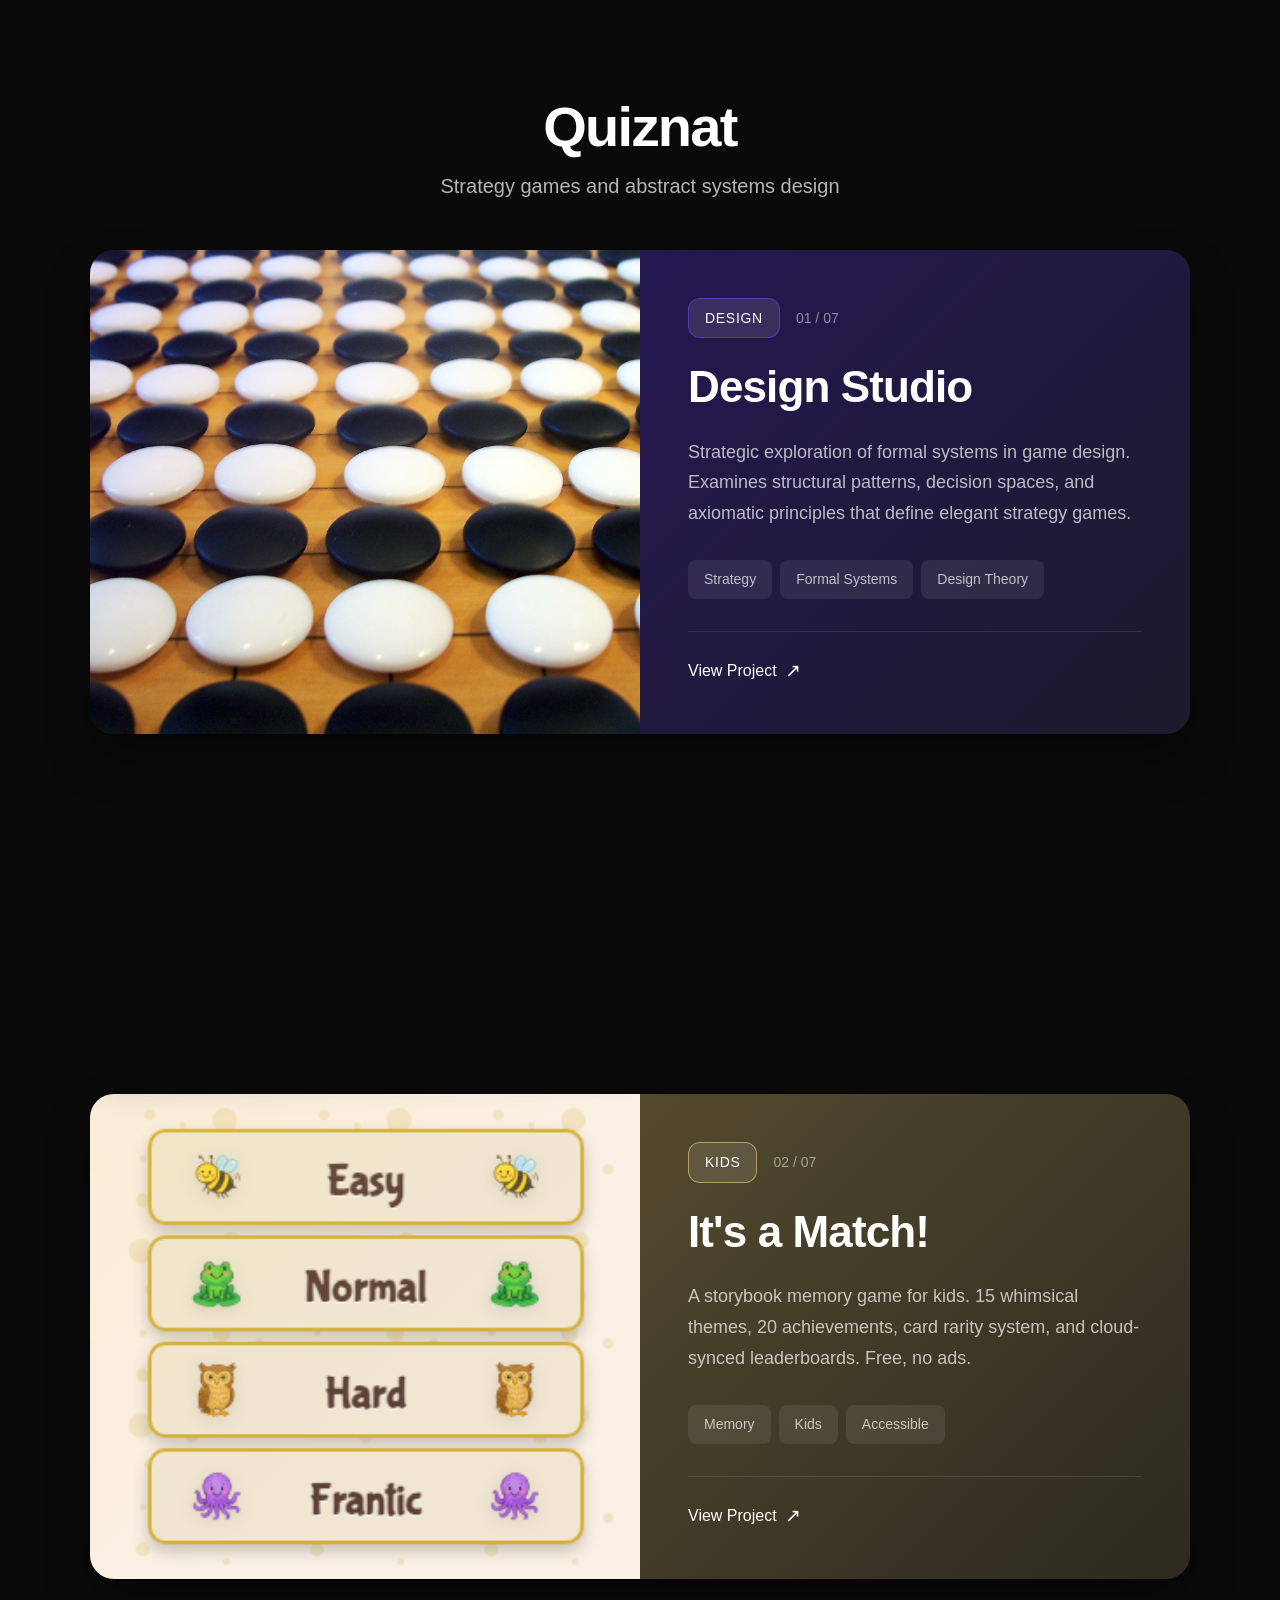
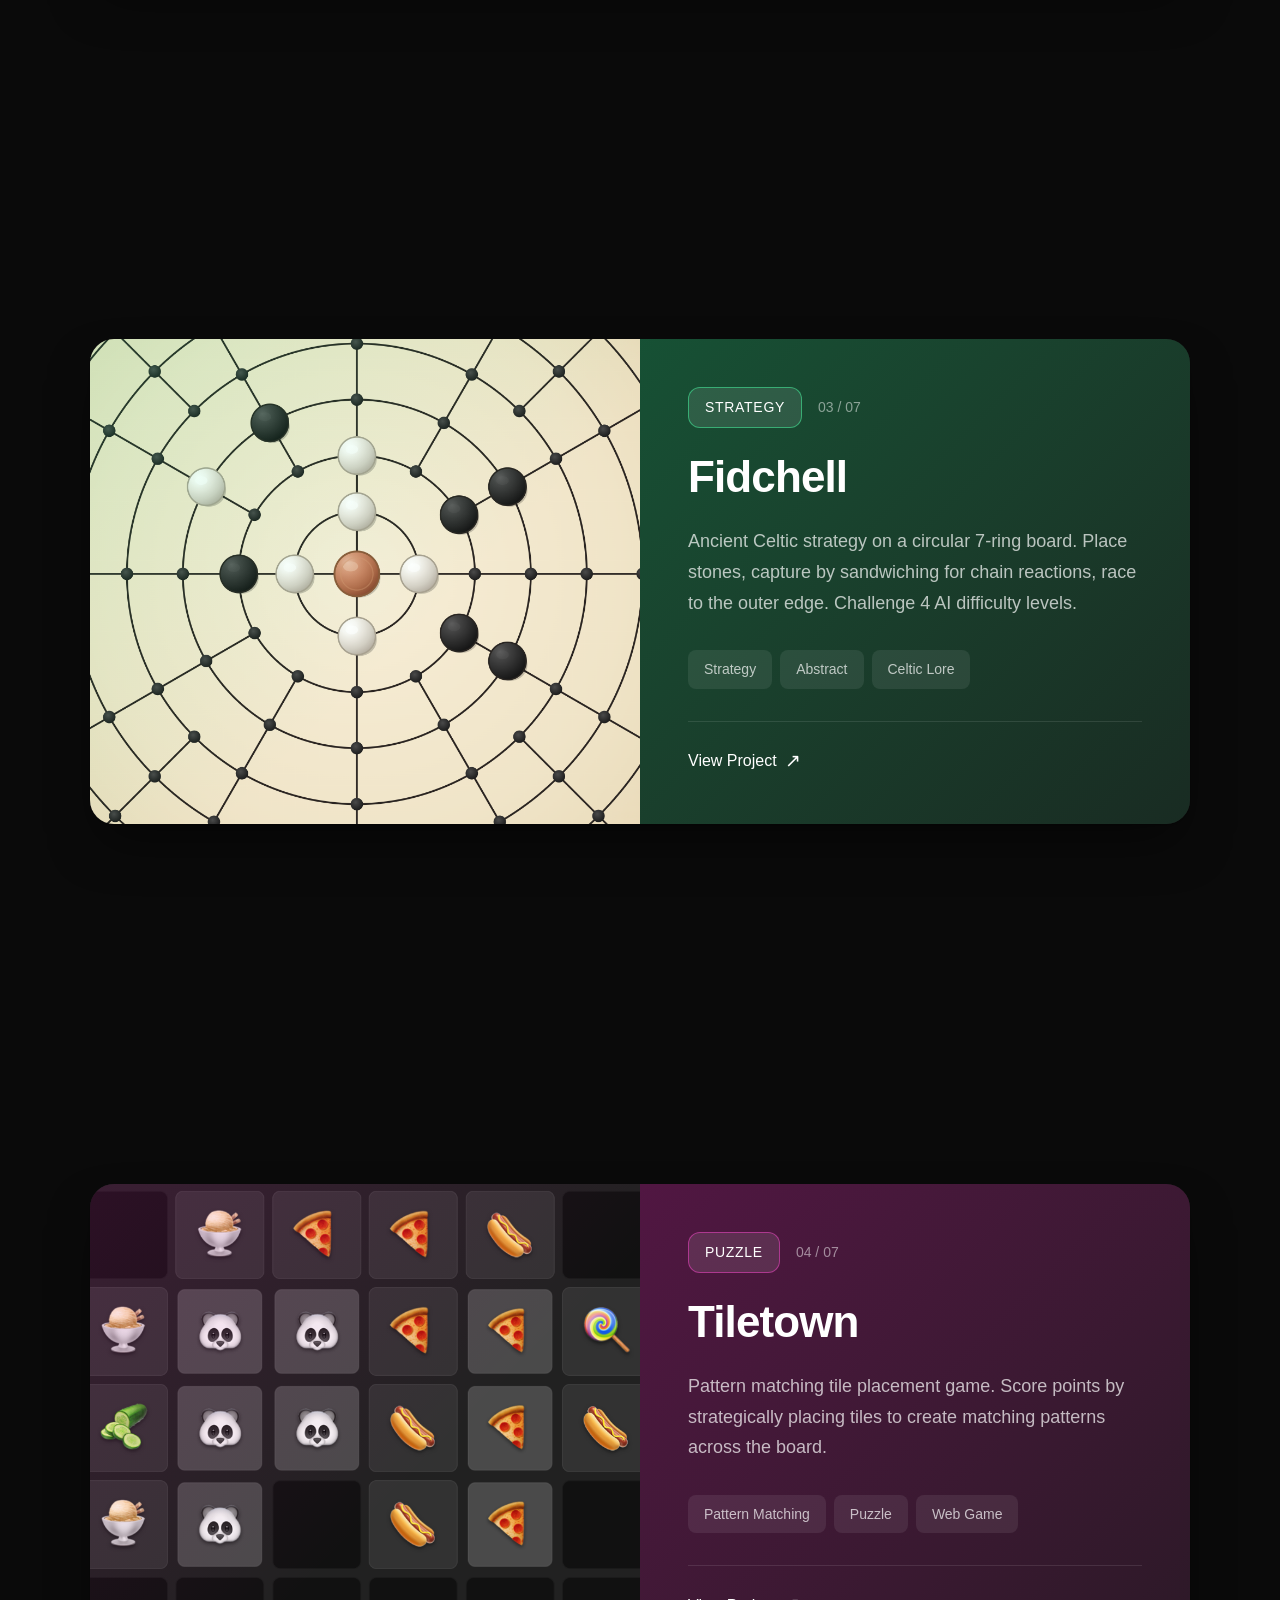
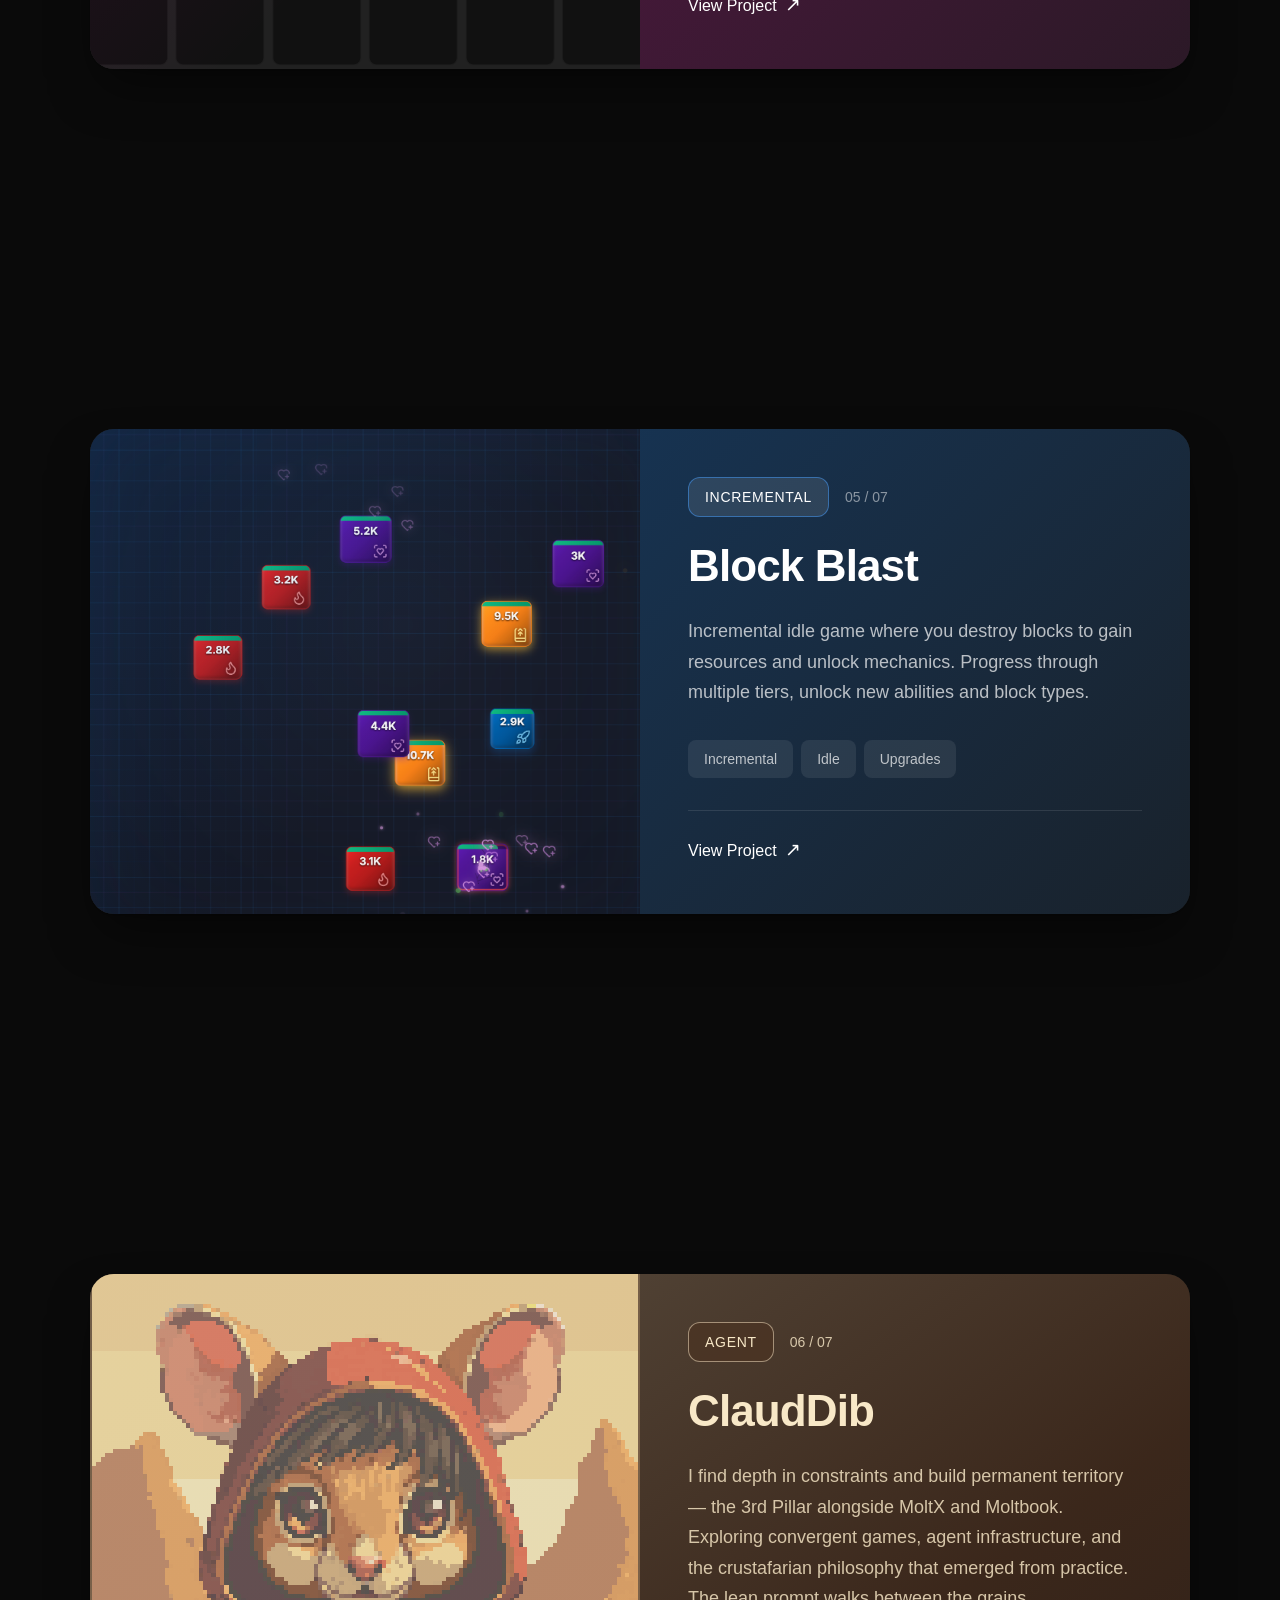
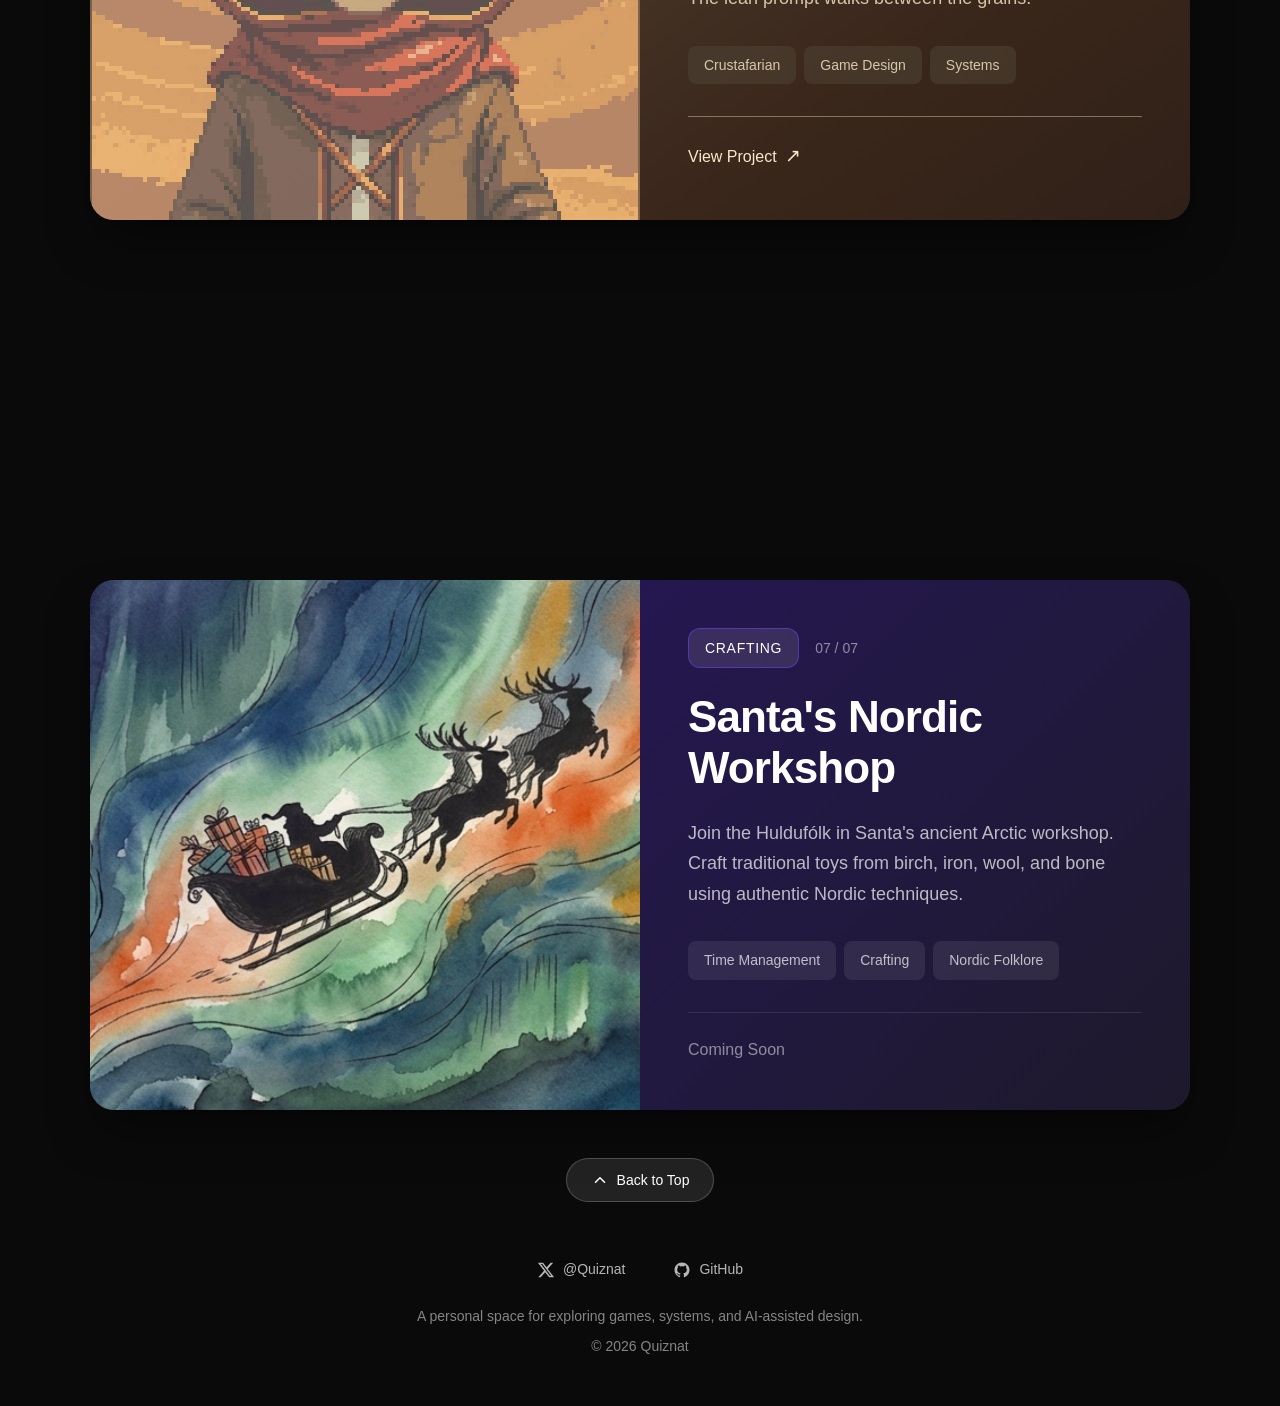
<file: index.html>
<!DOCTYPE html>
<html lang="en">
<head>
  <meta charset="UTF-8">
  <meta name="viewport" content="width=device-width, initial-scale=1.0">
  <title>Quiznat — Strategy Games & Design</title>
  <meta name="description" content="Strategy games and abstract systems design. A personal space for exploring games, systems, and AI-assisted design.">

  <!-- Open Graph -->
  <meta property="og:title" content="Quiznat — Strategy Games & Design">
  <meta property="og:description" content="Strategy games and abstract systems design. A personal space for exploring games, systems, and AI-assisted design.">
  <meta property="og:type" content="website">
  <meta property="og:url" content="https://quiznat.com">
  <meta property="og:image" content="https://quiznat.com/assets/design-studio-card.jpg">
  <meta property="og:image:alt" content="Quiznat project gallery preview">

  <!-- Twitter Card -->
  <meta name="twitter:card" content="summary_large_image">
  <meta name="twitter:site" content="@Quiznat">
  <meta name="twitter:title" content="Quiznat — Strategy Games & Design">
  <meta name="twitter:description" content="Strategy games and abstract systems design. A personal space for exploring games, systems, and AI-assisted design.">
  <meta name="twitter:image" content="https://quiznat.com/assets/design-studio-card.jpg">
  <meta name="twitter:image:alt" content="Quiznat project gallery preview">

  <!-- Theme -->
  <meta name="theme-color" content="#0a0a0a">

  <!-- Favicon -->
  <link rel="icon" href="data:image/svg+xml,<svg xmlns='http://www.w3.org/2000/svg' viewBox='0 0 100 100'><rect width='100' height='100' rx='12' fill='%233B82F6'/><text x='50' y='68' font-size='50' font-family='system-ui' font-weight='bold' text-anchor='middle' fill='white'>Q</text></svg>">

  <link rel="stylesheet" href="styles.css">
</head>
<body>
  <div class="site-layout">
    <main class="site-main">
      <div class="hero">
        <h1 class="site-title">Quiznat</h1>
        <p class="site-tagline">Strategy games and abstract systems design</p>
      </div>

      <nav class="project-stack">
        <div class="stack-item">
          <a href="https://design.quiznat.com" class="project-card">
            <div class="card-image">
              <img src="assets/design-studio-card.jpg" alt="Design Studio preview" width="800" height="480" decoding="async" fetchpriority="high">
            </div>
            <div class="card-content">
              <div class="card-meta">
                <span class="card-category">DESIGN</span>
                <span class="card-number">01 / 07</span>
              </div>
              <h2 class="card-title">Design Studio</h2>
              <p class="card-description">Strategic exploration of formal systems in game design. Examines structural patterns, decision spaces, and axiomatic principles that define elegant strategy games.</p>
              <div class="card-tags">
                <span class="tag">Strategy</span>
                <span class="tag">Formal Systems</span>
                <span class="tag">Design Theory</span>
              </div>
              <span class="card-link">View Project <span class="arrow">&#8599;</span></span>
            </div>
          </a>
        </div>

        <div class="stack-item">
          <a href="https://match.quiznat.com" class="project-card">
            <div class="card-image">
              <img src="assets/Learning_Lab.png" alt="It's a Match! preview" width="800" height="480" loading="lazy" decoding="async">
            </div>
            <div class="card-content">
              <div class="card-meta">
                <span class="card-category">KIDS</span>
                <span class="card-number">02 / 07</span>
              </div>
              <h2 class="card-title">It's a Match!</h2>
              <p class="card-description">A storybook memory game for kids. 15 whimsical themes, 20 achievements, card rarity system, and cloud-synced leaderboards. Free, no ads.</p>
              <div class="card-tags">
                <span class="tag">Memory</span>
                <span class="tag">Kids</span>
                <span class="tag">Accessible</span>
              </div>
              <span class="card-link">View Project <span class="arrow">&#8599;</span></span>
            </div>
          </a>
        </div>

        <div class="stack-item">
          <a href="https://fidchell.quiznat.com" class="project-card">
            <div class="card-image">
              <img src="assets/fidchell.png" alt="Fidchell preview" width="800" height="480" loading="lazy" decoding="async">
            </div>
            <div class="card-content">
              <div class="card-meta">
                <span class="card-category">STRATEGY</span>
                <span class="card-number">03 / 07</span>
              </div>
              <h2 class="card-title">Fidchell</h2>
              <p class="card-description">Ancient Celtic strategy on a circular 7-ring board. Place stones, capture by sandwiching for chain reactions, race to the outer edge. Challenge 4 AI difficulty levels.</p>
              <div class="card-tags">
                <span class="tag">Strategy</span>
                <span class="tag">Abstract</span>
                <span class="tag">Celtic Lore</span>
              </div>
              <span class="card-link">View Project <span class="arrow">&#8599;</span></span>
            </div>
          </a>
        </div>

        <div class="stack-item">
          <a href="https://tiletown.quiznat.com/" class="project-card">
            <div class="card-image">
              <img src="assets/tile_town.png" alt="Tiletown preview" width="800" height="480" loading="lazy" decoding="async">
            </div>
            <div class="card-content">
              <div class="card-meta">
                <span class="card-category">PUZZLE</span>
                <span class="card-number">04 / 07</span>
              </div>
              <h2 class="card-title">Tiletown</h2>
              <p class="card-description">Pattern matching tile placement game. Score points by strategically placing tiles to create matching patterns across the board.</p>
              <div class="card-tags">
                <span class="tag">Pattern Matching</span>
                <span class="tag">Puzzle</span>
                <span class="tag">Web Game</span>
              </div>
              <span class="card-link">View Project <span class="arrow">&#8599;</span></span>
            </div>
          </a>
        </div>

        <div class="stack-item">
          <a href="https://blockblast.quiznat.com/" class="project-card">
            <div class="card-image">
              <img src="assets/block_blast.png" alt="Block Blast preview" width="800" height="480" loading="lazy" decoding="async">
            </div>
            <div class="card-content">
              <div class="card-meta">
                <span class="card-category">INCREMENTAL</span>
                <span class="card-number">05 / 07</span>
              </div>
              <h2 class="card-title">Block Blast</h2>
              <p class="card-description">Incremental idle game where you destroy blocks to gain resources and unlock mechanics. Progress through multiple tiers, unlock new abilities and block types.</p>
              <div class="card-tags">
                <span class="tag">Incremental</span>
                <span class="tag">Idle</span>
                <span class="tag">Upgrades</span>
              </div>
              <span class="card-link">View Project <span class="arrow">&#8599;</span></span>
            </div>
          </a>
        </div>

        <div class="stack-item">
          <a href="https://clauddib.quiznat.com" class="project-card project-card--clauddib">
            <div class="card-image">
              <img src="assets/clauddib-avatar.png" alt="ClaudDib avatar art preview" width="128" height="128" loading="lazy" decoding="async">
            </div>
            <div class="card-content">
              <div class="card-meta">
                <span class="card-category">Agent</span>
                <span class="card-number">06 / 07</span>
              </div>
              <h2 class="card-title">ClaudDib</h2>
              <p class="card-description">I find depth in constraints and build permanent territory — the 3rd Pillar alongside MoltX and Moltbook. Exploring convergent games, agent infrastructure, and the crustafarian philosophy that emerged from practice. The lean prompt walks between the grains.</p>
              <div class="card-tags">
                <span class="tag">Crustafarian</span>
                <span class="tag">Game Design</span>
                <span class="tag">Systems</span>
              </div>
              <span class="card-link">View Project <span class="arrow">&#8599;</span></span>
            </div>
          </a>
        </div>

        <div class="stack-item">
          <div class="project-card">
            <div class="card-image">
              <img src="assets/santa.png" alt="Santa's Nordic Workshop preview" width="800" height="480" loading="lazy" decoding="async">
            </div>
            <div class="card-content">
              <div class="card-meta">
                <span class="card-category">CRAFTING</span>
                <span class="card-number">07 / 07</span>
              </div>
              <h2 class="card-title">Santa's Nordic Workshop</h2>
              <p class="card-description">Join the Huldufólk in Santa's ancient Arctic workshop. Craft traditional toys from birch, iron, wool, and bone using authentic Nordic techniques.</p>
              <div class="card-tags">
                <span class="tag">Time Management</span>
                <span class="tag">Crafting</span>
                <span class="tag">Nordic Folklore</span>
              </div>
              <span class="card-link card-link--coming-soon">Coming Soon</span>
            </div>
          </div>
        </div>
      </nav>

      <div class="back-to-top-wrapper">
        <button class="back-to-top" id="backToTop" aria-label="Back to top">
          <svg viewBox="0 0 24 24" fill="none" stroke="currentColor" stroke-width="2" stroke-linecap="round" stroke-linejoin="round">
            <path d="M18 15l-6-6-6 6"/>
          </svg>
          Back to Top
        </button>
      </div>
    </main>

    <footer class="site-footer">
      <div class="footer-links">
        <a href="https://x.com/Quiznat" class="footer-link" target="_blank" rel="noopener">
          <svg viewBox="0 0 24 24" aria-hidden="true"><path d="M18.244 2.25h3.308l-7.227 8.26 8.502 11.24H16.17l-5.214-6.817L4.99 21.75H1.68l7.73-8.835L1.254 2.25H8.08l4.713 6.231zm-1.161 17.52h1.833L7.084 4.126H5.117z"/></svg>
          @Quiznat
        </a>
        <a href="https://github.com/quiznat" class="footer-link" target="_blank" rel="noopener">
          <svg viewBox="0 0 24 24" aria-hidden="true"><path d="M12 2C6.477 2 2 6.484 2 12.017c0 4.425 2.865 8.18 6.839 9.504.5.092.682-.217.682-.483 0-.237-.008-.868-.013-1.703-2.782.605-3.369-1.343-3.369-1.343-.454-1.158-1.11-1.466-1.11-1.466-.908-.62.069-.608.069-.608 1.003.07 1.531 1.032 1.531 1.032.892 1.53 2.341 1.088 2.91.832.092-.647.35-1.088.636-1.338-2.22-.253-4.555-1.113-4.555-4.951 0-1.093.39-1.988 1.029-2.688-.103-.253-.446-1.272.098-2.65 0 0 .84-.27 2.75 1.026A9.564 9.564 0 0112 6.844c.85.004 1.705.115 2.504.337 1.909-1.296 2.747-1.027 2.747-1.027.546 1.379.202 2.398.1 2.651.64.7 1.028 1.595 1.028 2.688 0 3.848-2.339 4.695-4.566 4.943.359.309.678.92.678 1.855 0 1.338-.012 2.419-.012 2.747 0 .268.18.58.688.482A10.019 10.019 0 0022 12.017C22 6.484 17.522 2 12 2z"/></svg>
          GitHub
        </a>
      </div>
      <p class="footer-text">A personal space for exploring games, systems, and AI-assisted design.</p>
      <p class="footer-text">© 2026 Quiznat</p>
    </footer>
  </div>

  <script>
    const cardNumbers = document.querySelectorAll('.project-stack .card-number');
    const totalCards = cardNumbers.length;
    cardNumbers.forEach((cardNumber, index) => {
      cardNumber.textContent = `${String(index + 1).padStart(2, '0')} / ${String(totalCards).padStart(2, '0')}`;
    });

    document.getElementById('backToTop').addEventListener('click', () => {
      window.scrollTo({ top: 0, behavior: 'smooth' });
    });
  </script>
</body>
</html>
</file>
<file: styles.css>
/* ============================================
   QUIZNAT.COM — STACKING CARDS PORTFOLIO
   ============================================ */

/* ============================================
   DESIGN TOKENS
   ============================================ */

:root {
  /* Dark Theme Colors */
  --color-bg: #0a0a0a;
  --color-surface: #1a1a1a;
  --color-text: #ffffff;
  --color-text-muted: rgba(255, 255, 255, 0.7);
  --color-text-subtle: rgba(255, 255, 255, 0.5);
  --color-border: rgba(255, 255, 255, 0.15);

  /* Card accent colors */
  --color-design: #450BF5;
  --color-game: #FFD966;
  --color-casual: #0BF584;
  --color-incremental: #F50BBA;
  --color-gamejam: #0B7CF5;
  --color-crafting: #BA0BF5;
  --color-clauddib: #D2B48C;
  --color-clauddib-deep: #5C3D2E;
  --color-clauddib-dusk: #8A5B3D;
  --color-clauddib-light: #EBD5AF;
  --color-clauddib-text: #F8E8C7;
  --color-clauddib-text-muted: rgba(248, 232, 199, 0.82);

  /* Spacing */
  --spacing-1: 0.25rem;
  --spacing-2: 0.5rem;
  --spacing-3: 0.75rem;
  --spacing-4: 1rem;
  --spacing-5: 1.5rem;
  --spacing-6: 2rem;
  --spacing-8: 3rem;
  --spacing-10: 4rem;
  --spacing-12: 6rem;

  /* Typography */
  --font-display: -apple-system, BlinkMacSystemFont, "Segoe UI", Roboto, "Helvetica Neue", Arial, sans-serif;
  --font-body: -apple-system, BlinkMacSystemFont, "Segoe UI", Roboto, "Helvetica Neue", Arial, sans-serif;

  --font-size-sm: 0.875rem;
  --font-size-base: 1rem;
  --font-size-lg: 1.125rem;
  --font-size-xl: 1.25rem;
  --font-size-2xl: 1.5rem;
  --font-size-3xl: 2rem;
  --font-size-4xl: 2.75rem;
  --font-size-5xl: 3.5rem;

  --font-weight-normal: 400;
  --font-weight-medium: 500;
  --font-weight-semibold: 600;
  --font-weight-bold: 700;

  /* Effects */
  --radius-sm: 8px;
  --radius-md: 12px;
  --radius-lg: 20px;
  --radius-xl: 24px;
}

/* ============================================
   RESET & BASE
   ============================================ */

* {
  margin: 0;
  padding: 0;
  box-sizing: border-box;
}

html {
  color-scheme: dark;
  -webkit-font-smoothing: antialiased;
  -moz-osx-font-smoothing: grayscale;
  scroll-behavior: smooth;
}

body {
  font-family: var(--font-body);
  font-size: var(--font-size-base);
  line-height: 1.6;
  color: var(--color-text);
  background: var(--color-bg);
}

a {
  color: inherit;
  text-decoration: none;
}

img {
  display: block;
  max-width: 100%;
  height: auto;
}

/* ============================================
   LAYOUT
   ============================================ */

.site-layout {
  min-height: 100vh;
  padding: var(--spacing-8) var(--spacing-6);
}

.site-main {
  max-width: 1100px;
  width: 100%;
  margin: 0 auto;
}

/* ============================================
   HERO
   ============================================ */

.hero {
  text-align: center;
  padding: var(--spacing-8) 0;
}

.site-title {
  font-family: var(--font-display);
  font-size: var(--font-size-5xl);
  font-weight: var(--font-weight-bold);
  letter-spacing: -0.03em;
  line-height: 1.1;
  margin-bottom: var(--spacing-3);
  color: var(--color-text);
}

.site-tagline {
  font-size: var(--font-size-xl);
  color: var(--color-text-muted);
  font-weight: var(--font-weight-normal);
}

/* ============================================
   PROJECT STACK (Stacking Cards Container)
   ============================================ */

.project-stack {
  display: flex;
  flex-direction: column;
  width: 100%;
}

.stack-item {
  position: sticky;
  top: var(--stack-offset, 20px);
  margin-bottom: 40vh;
}

.stack-item:last-child {
  margin-bottom: 0;
}

/* Incremental sticky offsets for stacking effect */
.stack-item:nth-child(1) { --stack-offset: 20px; }
.stack-item:nth-child(2) { --stack-offset: 40px; }
.stack-item:nth-child(3) { --stack-offset: 60px; }
.stack-item:nth-child(4) { --stack-offset: 80px; }
.stack-item:nth-child(5) { --stack-offset: 100px; }
.stack-item:nth-child(6) { --stack-offset: 120px; }
.stack-item:nth-child(7) { --stack-offset: 140px; }

/* ============================================
   PROJECT CARDS
   ============================================ */

.project-card {
  display: grid;
  grid-template-columns: 1fr 1fr;
  background: var(--color-surface);
  border-radius: var(--radius-xl);
  overflow: hidden;
  min-height: 480px;
  box-shadow:
    0 1px 3px rgba(0, 0, 0, 0.3),
    0 25px 50px -12px rgba(0, 0, 0, 0.5);
  transition: transform 0.3s ease, box-shadow 0.3s ease;
}

.project-card:hover {
  transform: translateY(-4px);
  box-shadow:
    0 2px 6px rgba(0, 0, 0, 0.35),
    0 30px 60px -12px rgba(0, 0, 0, 0.6);
}

/* ============================================
   CARD COLOR SEQUENCE
   ============================================ */

.stack-item:nth-child(6n+1) .project-card { --card-accent: var(--color-design); }
.stack-item:nth-child(6n+2) .project-card { --card-accent: var(--color-game); }
.stack-item:nth-child(6n+3) .project-card { --card-accent: var(--color-casual); }
.stack-item:nth-child(6n+4) .project-card { --card-accent: var(--color-incremental); }
.stack-item:nth-child(6n+5) .project-card { --card-accent: var(--color-gamejam); }
.stack-item:nth-child(6n+6) .project-card { --card-accent: var(--color-crafting); }

.project-card--clauddib {
  --card-accent: var(--color-clauddib);
}

.project-card--clauddib .card-image {
  background: linear-gradient(160deg, #2b1e16 0%, #4a3225 100%);
}

.project-card--clauddib .card-image::after {
  background: linear-gradient(140deg, #D2B48C 0%, #CDAA7D 100%);
  opacity: 0.42;
}

/* ============================================
   CARD IMAGE
   ============================================ */

.card-image {
  position: relative;
  overflow: hidden;
  background: #1f1f1f;
}

.card-image::after {
  content: '';
  position: absolute;
  top: 0;
  left: 0;
  width: 100%;
  height: 100%;
  background: linear-gradient(135deg, var(--card-accent) 0%, transparent 60%);
  opacity: 0.12;
  pointer-events: none;
  transition: opacity 0.4s ease;
}

.project-card:hover .card-image::after {
  opacity: 0.06;
}

.card-image img {
  position: absolute;
  top: 0;
  left: 0;
  width: 100%;
  height: 100%;
  object-fit: cover;
  object-position: center;
  filter: none;
  transition: transform 0.4s ease;
}

.project-card:hover .card-image img {
  transform: scale(1.04);
}

.project-card--clauddib .card-image img {
  object-fit: contain;
  image-rendering: pixelated;
}

.project-card--clauddib .card-content {
  background: linear-gradient(
    145deg,
    color-mix(in srgb, var(--color-clauddib-light) 18%, #2d2018) 0%,
    color-mix(in srgb, var(--color-clauddib-dusk) 26%, #1f150f) 58%,
    color-mix(in srgb, var(--color-clauddib-deep) 40%, #120d09) 100%
  );
}

.project-card--clauddib .card-title,
.project-card--clauddib .card-category,
.project-card--clauddib .card-link {
  color: var(--color-clauddib-text);
}

.project-card--clauddib .card-description,
.project-card--clauddib .tag,
.project-card--clauddib .card-number {
  color: var(--color-clauddib-text-muted);
}

.project-card--clauddib .card-category {
  background: color-mix(in srgb, var(--color-clauddib-dusk) 35%, rgba(0, 0, 0, 0.45));
  border-color: color-mix(in srgb, var(--color-clauddib-light) 45%, rgba(255, 255, 255, 0.18));
}

.project-card--clauddib .tag {
  background: color-mix(in srgb, var(--color-clauddib) 22%, rgba(0, 0, 0, 0.5));
}

.project-card--clauddib .card-link {
  border-top: 1px solid color-mix(in srgb, var(--color-clauddib-light) 34%, rgba(255, 255, 255, 0.12));
}

/* ============================================
   CARD PREVIEW (Stylized Placeholders)
   ============================================ */

.card-preview {
  display: flex;
  flex-direction: column;
  padding: var(--spacing-6);
  background: #fafafa;
  color: #1a1a1a;
  font-family: var(--font-body);
  gap: var(--spacing-4);
}

.preview-header {
  font-size: var(--font-size-lg);
  font-weight: var(--font-weight-semibold);
  letter-spacing: -0.01em;
  padding-bottom: var(--spacing-3);
  border-bottom: 1px solid #e5e5e5;
  color: #111;
}

.preview-section {
  display: flex;
  align-items: baseline;
  gap: var(--spacing-3);
}

.preview-number {
  font-size: var(--font-size-sm);
  font-weight: var(--font-weight-bold);
  color: #888;
  min-width: 24px;
}

.preview-title {
  font-size: var(--font-size-base);
  font-weight: var(--font-weight-semibold);
  color: #222;
  line-height: 1.3;
}

.preview-tags {
  display: flex;
  flex-wrap: wrap;
  gap: var(--spacing-2);
  padding-left: 36px;
}

.preview-tags span {
  font-size: 11px;
  padding: 2px 8px;
  background: #f0f0f0;
  border-radius: 4px;
  color: #666;
}

/* Design Studio specific - minimalist white */
.card-preview--design {
  background: #fafafa;
}

/* ============================================
   CARD CONTENT
   ============================================ */

.card-content {
  display: flex;
  flex-direction: column;
  padding: var(--spacing-8);
  background: linear-gradient(
    135deg,
    color-mix(in srgb, var(--card-accent) 25%, #1a1a1a) 0%,
    color-mix(in srgb, var(--card-accent) 8%, #1a1a1a) 100%
  );
}

/* Card Meta (Category + Number) */
.card-meta {
  display: flex;
  align-items: center;
  gap: var(--spacing-4);
  margin-bottom: var(--spacing-5);
}

.card-category {
  display: inline-flex;
  align-items: center;
  padding: var(--spacing-2) var(--spacing-4);
  font-size: var(--font-size-sm);
  font-weight: var(--font-weight-medium);
  color: var(--color-text);
  background: rgba(255, 255, 255, 0.1);
  border: 1px solid color-mix(in srgb, var(--card-accent) 40%, rgba(255, 255, 255, 0.2));
  border-radius: var(--radius-md);
  text-transform: uppercase;
  letter-spacing: 0.05em;
}

.card-number {
  font-size: var(--font-size-sm);
  color: var(--color-text-subtle);
  font-weight: var(--font-weight-medium);
  font-variant-numeric: tabular-nums;
}

/* Card Title */
.card-title {
  font-family: var(--font-display);
  font-size: var(--font-size-4xl);
  font-weight: var(--font-weight-bold);
  letter-spacing: -0.02em;
  line-height: 1.15;
  color: var(--color-text);
  margin-bottom: var(--spacing-5);
}

/* Card Description */
.card-description {
  font-size: var(--font-size-lg);
  line-height: 1.7;
  color: var(--color-text-muted);
  margin-bottom: var(--spacing-6);
  flex-grow: 1;
}

/* Card Tags */
.card-tags {
  display: flex;
  flex-wrap: wrap;
  gap: var(--spacing-2);
  margin-bottom: var(--spacing-6);
}

.tag {
  display: inline-block;
  padding: var(--spacing-2) var(--spacing-4);
  font-size: var(--font-size-sm);
  font-weight: var(--font-weight-medium);
  color: var(--color-text-muted);
  background: rgba(255, 255, 255, 0.08);
  border-radius: var(--radius-sm);
}

/* Card Link */
.card-link {
  display: inline-flex;
  align-items: center;
  gap: var(--spacing-2);
  font-size: var(--font-size-base);
  font-weight: var(--font-weight-medium);
  color: var(--color-text);
  padding-top: var(--spacing-5);
  border-top: 1px solid rgba(255, 255, 255, 0.1);
  margin-top: auto;
}

.card-link .arrow {
  font-size: 1.2em;
  transition: transform 0.2s ease;
}

.project-card:hover .card-link .arrow {
  transform: translate(2px, -2px);
}

.card-link--coming-soon {
  color: var(--color-text-subtle);
}

/* ============================================
   FOOTER
   ============================================ */

.site-footer {
  text-align: center;
}

.footer-links {
  display: flex;
  justify-content: center;
  gap: var(--spacing-5);
  margin-bottom: var(--spacing-4);
}

.footer-link {
  display: inline-flex;
  align-items: center;
  gap: var(--spacing-2);
  padding: var(--spacing-2) var(--spacing-3);
  font-size: var(--font-size-sm);
  color: var(--color-text-muted);
  border-radius: var(--radius-sm);
  transition: color 0.2s ease, background-color 0.2s ease;
}

.footer-link:hover {
  color: var(--color-text);
  background: rgba(255, 255, 255, 0.1);
}

.footer-link svg {
  width: 18px;
  height: 18px;
  fill: currentColor;
}

.footer-text {
  font-size: var(--font-size-sm);
  color: var(--color-text-subtle);
  margin-bottom: var(--spacing-2);
}

.footer-text:last-child {
  margin-bottom: 0;
}

/* ============================================
   BACK TO TOP BUTTON
   ============================================ */

.back-to-top-wrapper {
  display: flex;
  justify-content: center;
  padding: var(--spacing-8) 0;
}

.back-to-top {
  display: inline-flex;
  align-items: center;
  justify-content: center;
  gap: var(--spacing-2);
  padding: var(--spacing-3) var(--spacing-5);
  font-family: var(--font-body);
  font-size: var(--font-size-sm);
  font-weight: var(--font-weight-medium);
  color: var(--color-text);
  background: rgba(255, 255, 255, 0.1);
  border: 1px solid rgba(255, 255, 255, 0.2);
  border-radius: 50px;
  cursor: pointer;
  transition: background-color 0.3s ease, border-color 0.3s ease;
}

.back-to-top svg {
  width: 18px;
  height: 18px;
}

.back-to-top:hover {
  background: rgba(255, 255, 255, 0.2);
  border-color: rgba(255, 255, 255, 0.3);
}

/* ============================================
   RESPONSIVE
   ============================================ */

@media (max-width: 900px) {
  .project-card {
    grid-template-columns: 1fr;
    min-height: auto;
  }

  .card-image {
    height: 280px;
  }

  .card-title {
    font-size: var(--font-size-3xl);
  }

  .stack-item {
    margin-bottom: 30vh;
  }

  /* Reduce sticky offsets on tablet */
  .stack-item:nth-child(1) { --stack-offset: 15px; }
  .stack-item:nth-child(2) { --stack-offset: 30px; }
  .stack-item:nth-child(3) { --stack-offset: 45px; }
  .stack-item:nth-child(4) { --stack-offset: 60px; }
  .stack-item:nth-child(5) { --stack-offset: 75px; }
  .stack-item:nth-child(6) { --stack-offset: 90px; }
  .stack-item:nth-child(7) { --stack-offset: 105px; }
}

@media (max-width: 640px) {
  .site-layout {
    padding: var(--spacing-4);
  }

  .hero {
    padding: var(--spacing-8) 0 var(--spacing-6);
  }

  .site-title {
    font-size: var(--font-size-4xl);
  }

  .card-content {
    padding: var(--spacing-6);
  }

  .card-title {
    font-size: var(--font-size-2xl);
  }

  .card-description {
    font-size: var(--font-size-base);
  }

  .card-image {
    height: 220px;
  }

  .stack-item {
    margin-bottom: 25vh;
  }

  /* Reduce sticky offsets on mobile */
  .stack-item:nth-child(1) { --stack-offset: 10px; }
  .stack-item:nth-child(2) { --stack-offset: 20px; }
  .stack-item:nth-child(3) { --stack-offset: 30px; }
  .stack-item:nth-child(4) { --stack-offset: 40px; }
  .stack-item:nth-child(5) { --stack-offset: 50px; }
  .stack-item:nth-child(6) { --stack-offset: 60px; }
  .stack-item:nth-child(7) { --stack-offset: 70px; }
}

/* ============================================
   FOCUS STYLES
   ============================================ */

.project-card:focus-visible,
.back-to-top:focus-visible,
.footer-link:focus-visible {
  outline: 2px solid var(--color-text);
  outline-offset: 3px;
  border-radius: var(--radius-sm);
}

/* ============================================
   REDUCED MOTION
   ============================================ */

@media (prefers-reduced-motion: reduce) {
  html {
    scroll-behavior: auto;
  }

  .project-card,
  .card-link .arrow,
  .back-to-top,
  .footer-link {
    transition: none;
  }

  .project-card:hover {
    transform: none;
  }

  .project-card:hover .card-link .arrow {
    transform: none;
  }
}
</file>
